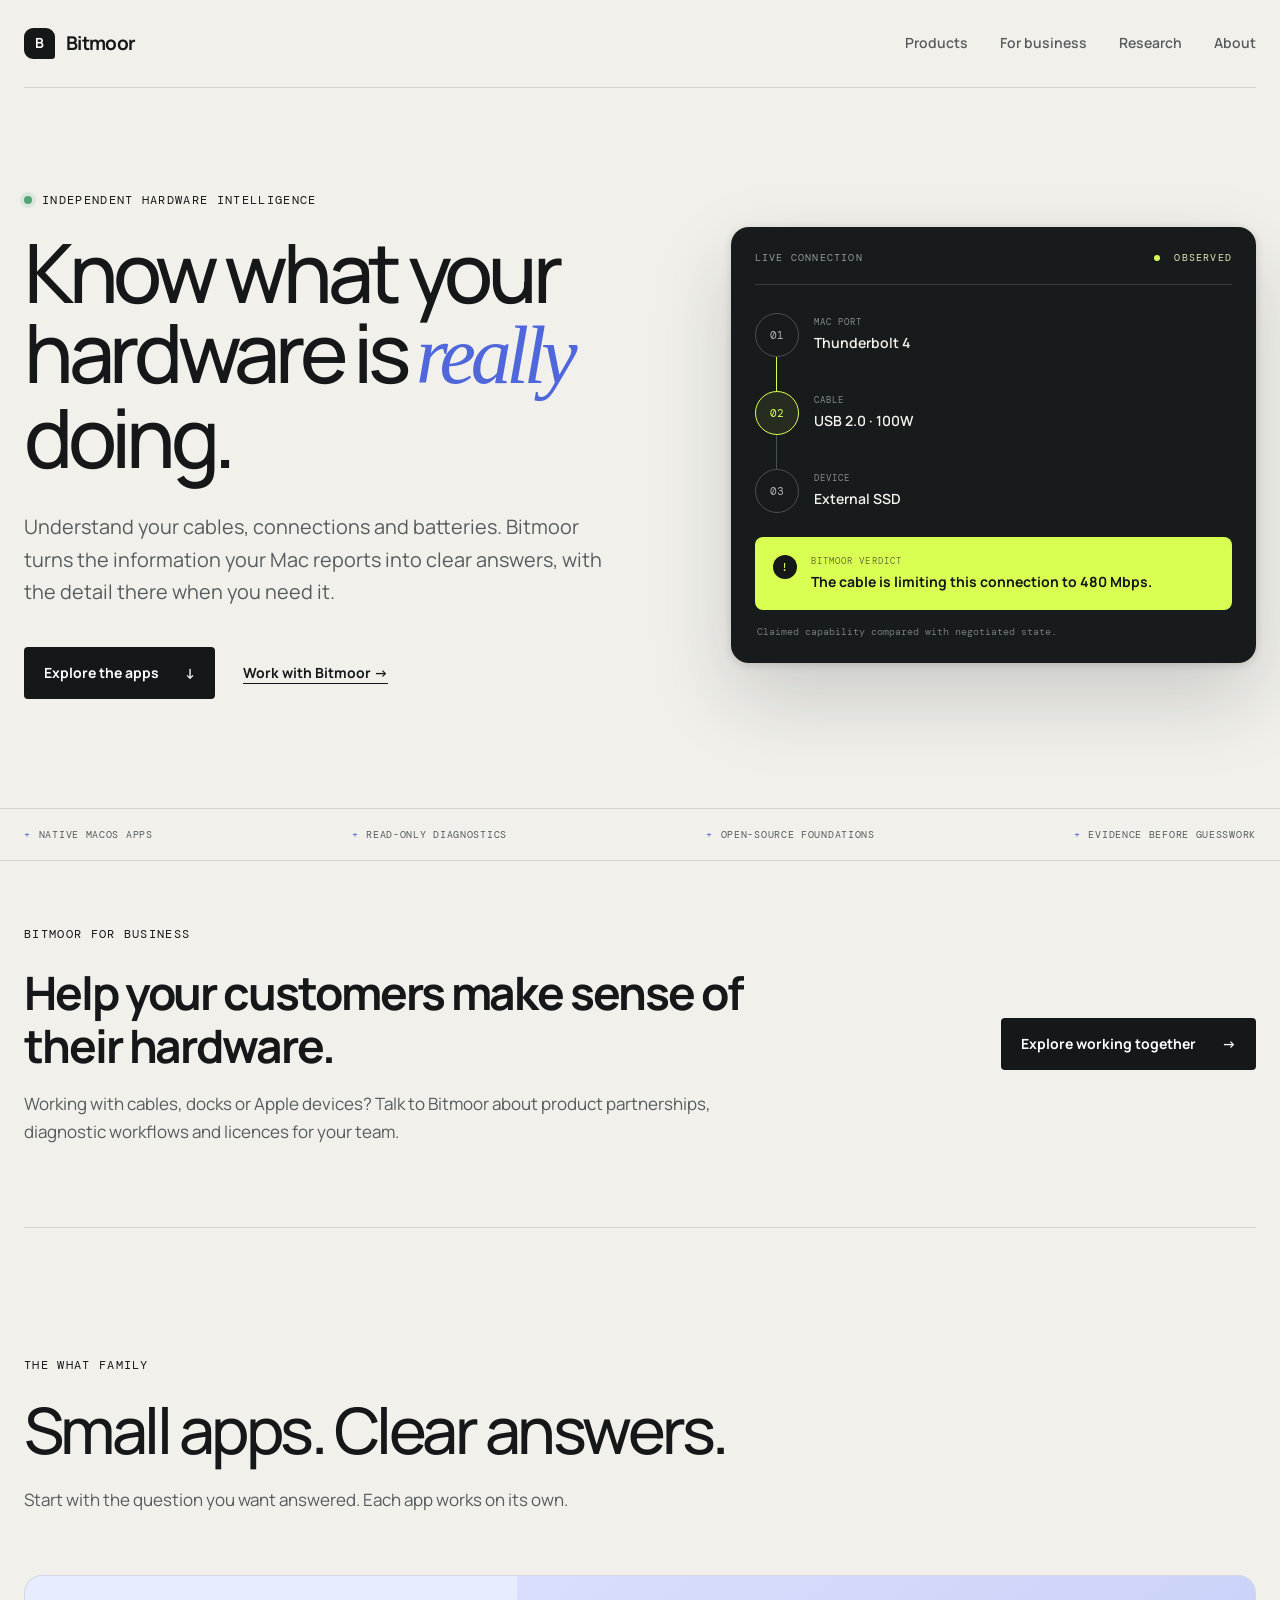
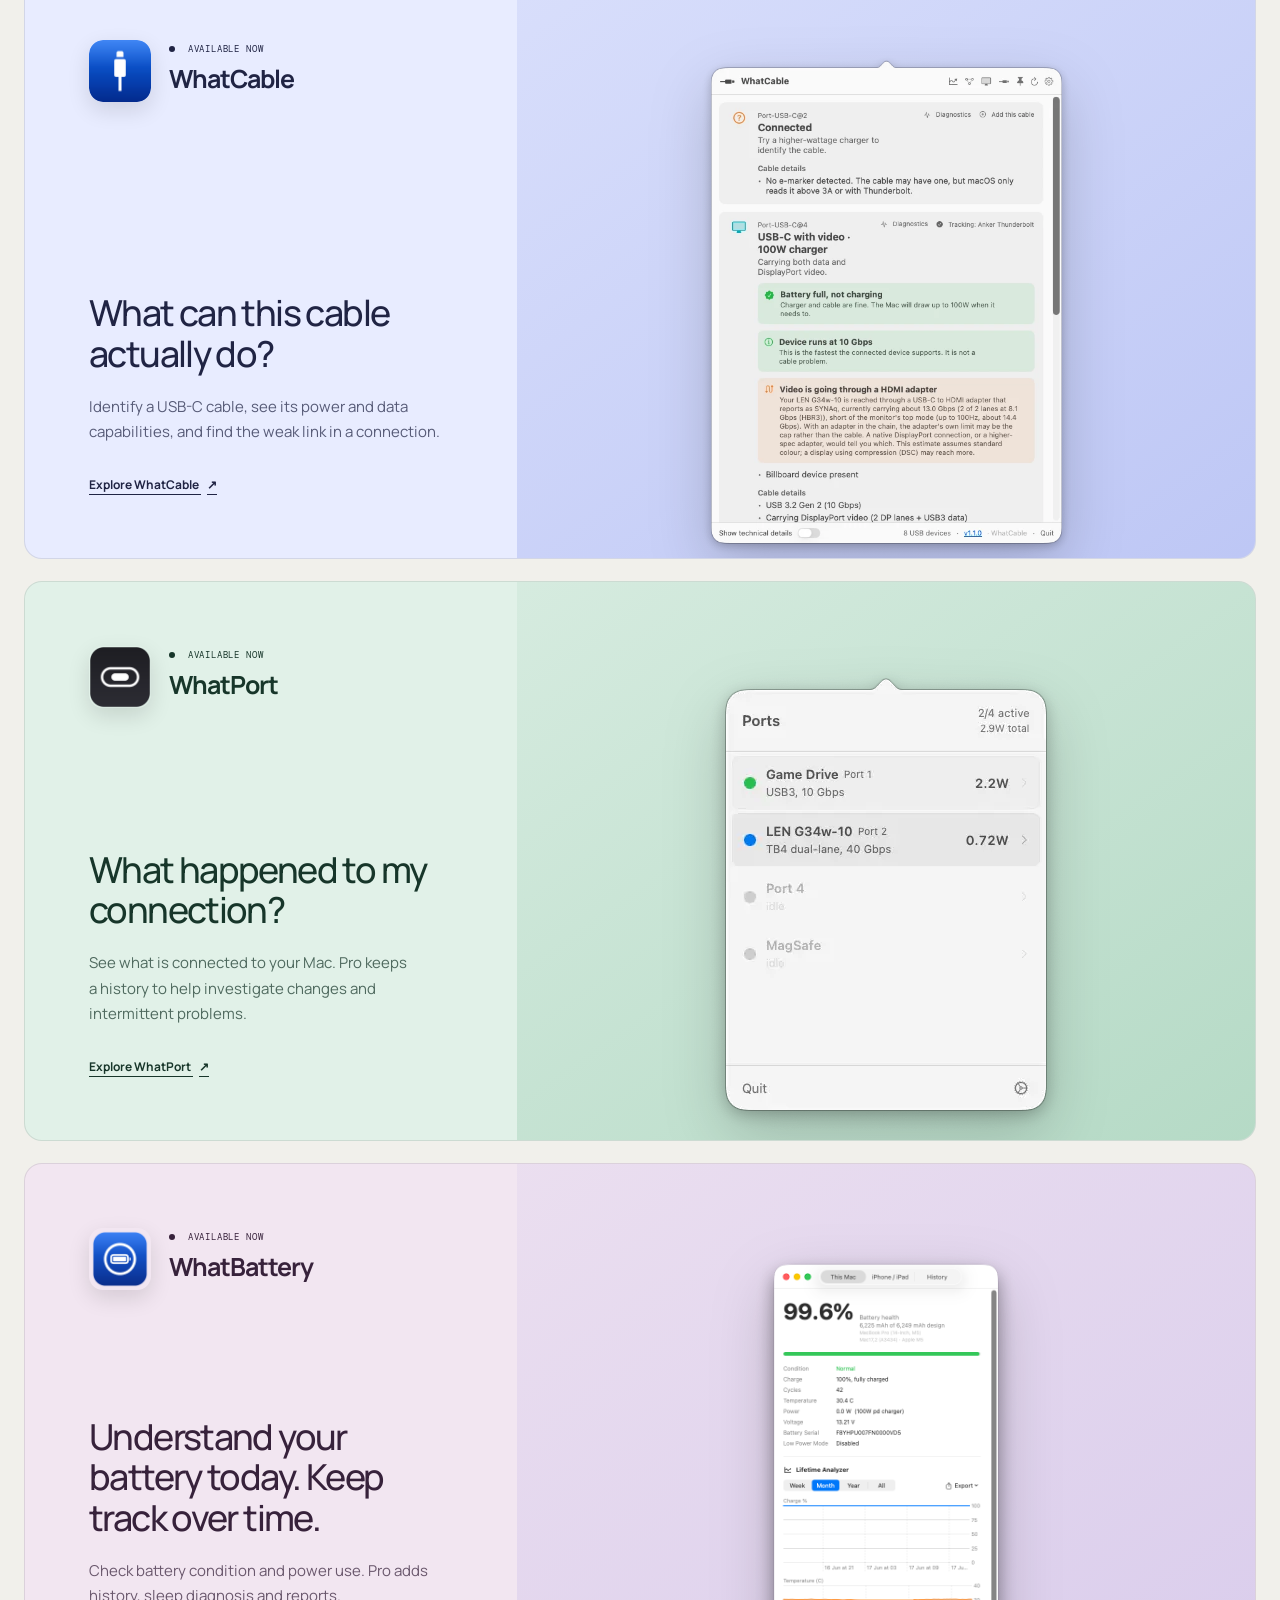
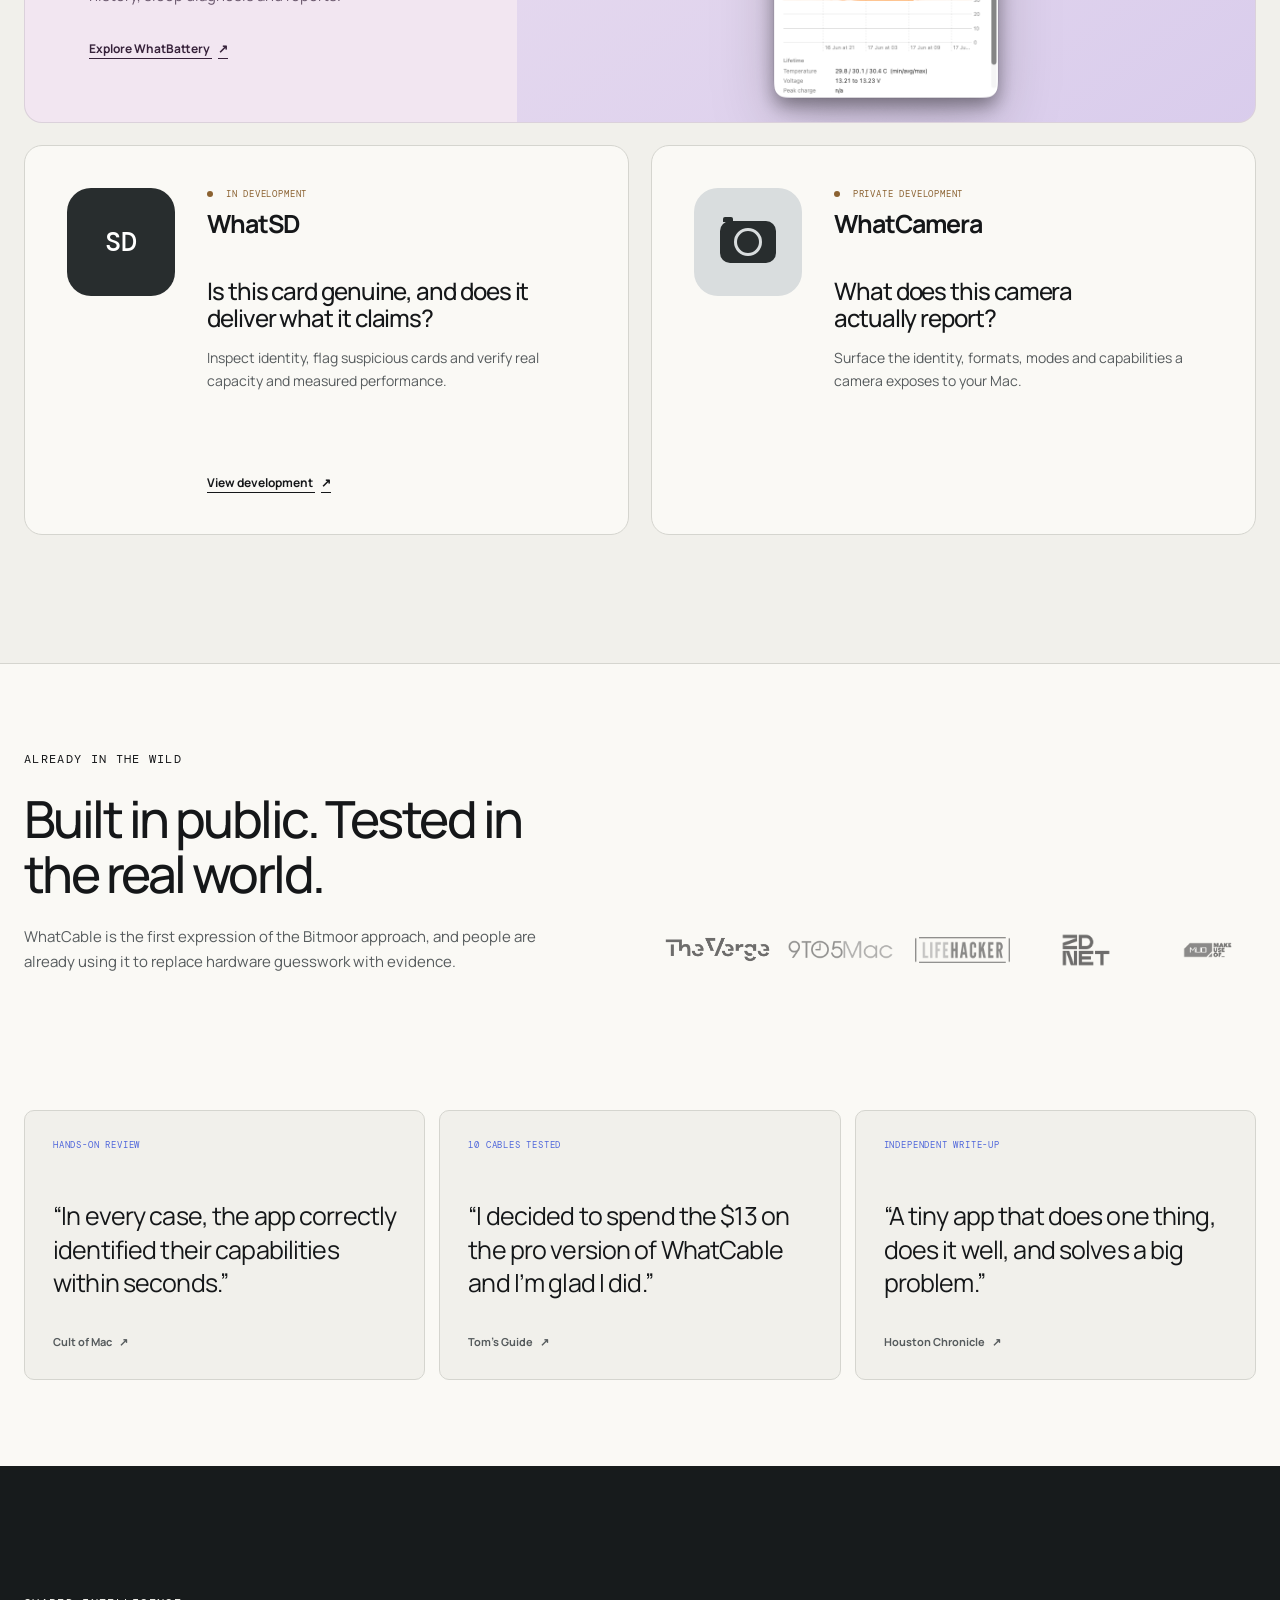
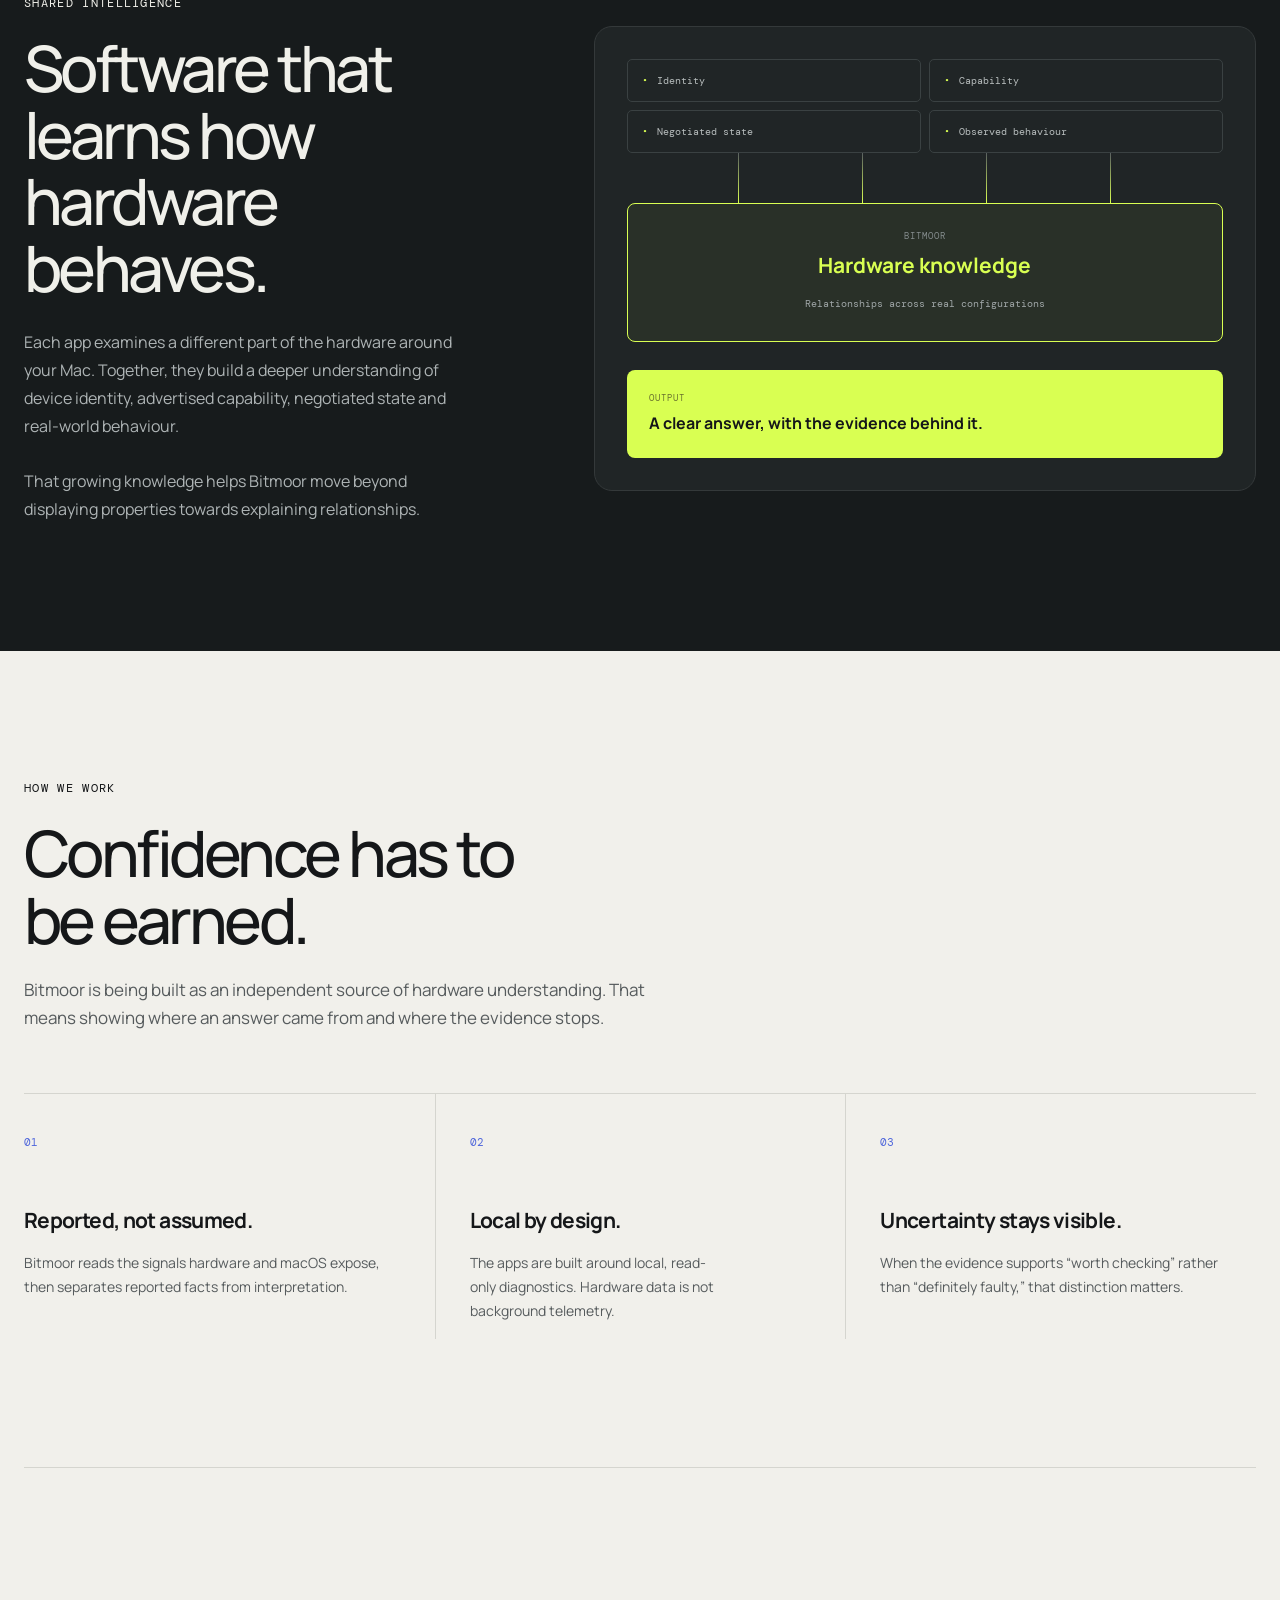
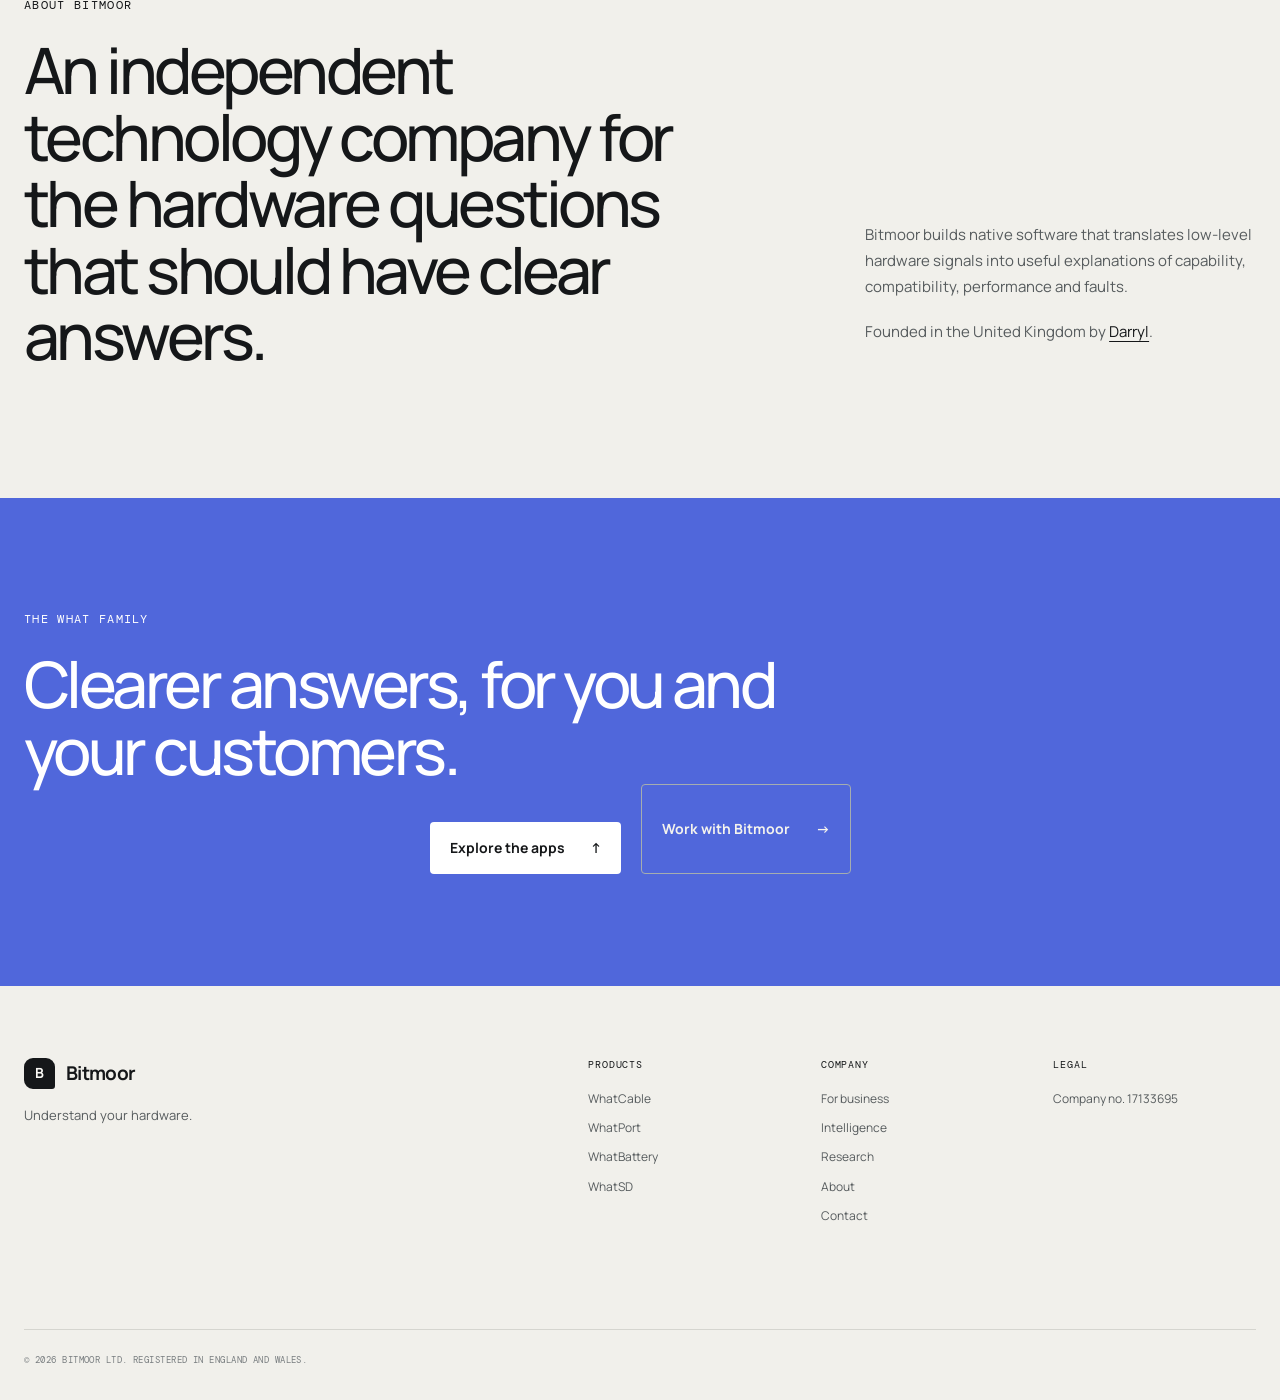
<file: index.html>
<!doctype html>
<html lang="en-GB">
<head>
  <meta charset="utf-8">
  <meta name="viewport" content="width=device-width, initial-scale=1">
  <title>Bitmoor | Understand your hardware</title>
  <meta name="description" content="Bitmoor builds focused Mac apps that reveal what cables, ports, batteries, storage and cameras are actually doing.">
  <link rel="canonical" href="https://www.bitmoor.co.uk">
  <link rel="icon" type="image/png" href="assets/favicon.png">
  <meta name="theme-color" content="#f1f0eb">
  <meta property="og:type" content="website">
  <meta property="og:site_name" content="Bitmoor">
  <meta property="og:title" content="Bitmoor | Understand your hardware">
  <meta property="og:description" content="Focused Mac apps that turn hidden hardware signals into clear, trustworthy answers.">
  <meta property="og:url" content="https://www.bitmoor.co.uk">
  <meta property="og:image" content="https://www.bitmoor.co.uk/assets/og.png">
  <meta property="og:image:width" content="1731">
  <meta property="og:image:height" content="909">
  <meta property="og:image:alt" content="Bitmoor | Understand your hardware">
  <meta name="twitter:card" content="summary_large_image">
  <meta name="twitter:title" content="Bitmoor | Understand your hardware">
  <meta name="twitter:description" content="Focused Mac apps that turn hidden hardware signals into clear, trustworthy answers.">
  <meta name="twitter:image" content="https://www.bitmoor.co.uk/assets/og.png">
  <link rel="preconnect" href="https://fonts.googleapis.com">
  <link rel="preconnect" href="https://fonts.gstatic.com" crossorigin>
  <link href="https://fonts.googleapis.com/css2?family=DM+Mono:wght@400;500&amp;family=Manrope:wght@400;500;600;700&amp;display=swap" rel="stylesheet">
  <link rel="stylesheet" href="styles.css">
  <script type="application/ld+json">
  {
    "@context": "https://schema.org",
    "@type": "Organization",
    "name": "Bitmoor Ltd",
    "legalName": "Bitmoor Ltd",
    "url": "https://www.bitmoor.co.uk",
    "logo": "https://www.bitmoor.co.uk/assets/favicon.png",
    "description": "Bitmoor builds software that helps people understand hardware across the Apple ecosystem.",
    "foundingDate": "2026-04-02",
    "founder": {
      "@type": "Person",
      "name": "Darryl",
      "url": "https://www.darrylmorley.co.uk/"
    },
    "address": {
      "@type": "PostalAddress",
      "addressCountry": "GB"
    },
    "identifier": {
      "@type": "PropertyValue",
      "propertyID": "Companies House",
      "value": "17133695"
    },
    "knowsAbout": [
      "Apple hardware",
      "macOS hardware diagnostics",
      "USB-C",
      "Battery health",
      "Hardware intelligence"
    ]
  }
  </script>
</head>
<body>
  <a class="skip-link" href="#main">Skip to content</a>

  <header class="site-header">
    <a class="wordmark" href="#top" aria-label="Bitmoor home">
      <span class="wordmark-mark" aria-hidden="true">B</span>
      <span>Bitmoor</span>
    </a>
    <nav aria-label="Primary navigation">
      <a href="#products">Products</a>
      <a href="#business">For business</a>
      <a href="#research">Research</a>
      <a href="#about">About</a>
    </nav>
  </header>

  <main id="main">
    <section class="hero" id="top">
      <div class="hero-copy">
        <p class="eyebrow"><span class="signal-dot"></span> Independent hardware intelligence</p>
        <h1>Know what your hardware is <em>really</em> doing.</h1>
        <p class="hero-intro">Understand your cables, connections and batteries. Bitmoor turns the information your Mac reports into clear answers, with the detail there when you need it.</p>
        <div class="hero-actions">
          <a class="button button-primary" href="#products">Explore the apps <span aria-hidden="true">↓</span></a>
          <a class="text-link" href="#business">Work with Bitmoor <span aria-hidden="true">→</span></a>
        </div>
      </div>

      <div class="hero-instrument" aria-label="An example hardware diagnosis">
        <div class="instrument-top">
          <span>LIVE CONNECTION</span>
          <span class="instrument-status"><i></i> OBSERVED</span>
        </div>
        <div class="connection-chain">
          <div class="chain-node">
            <span class="node-icon">01</span>
            <div><small>MAC PORT</small><strong>Thunderbolt 4</strong></div>
          </div>
          <div class="chain-line"><span></span></div>
          <div class="chain-node flagged">
            <span class="node-icon">02</span>
            <div><small>CABLE</small><strong>USB 2.0 · 100W</strong></div>
          </div>
          <div class="chain-line muted"><span></span></div>
          <div class="chain-node">
            <span class="node-icon">03</span>
            <div><small>DEVICE</small><strong>External SSD</strong></div>
          </div>
        </div>
        <div class="verdict">
          <span class="verdict-mark">!</span>
          <div>
            <small>BITMOOR VERDICT</small>
            <p>The cable is limiting this connection to 480 Mbps.</p>
          </div>
        </div>
        <p class="instrument-foot">Claimed capability compared with negotiated state.</p>
      </div>
    </section>

    <section class="manifesto-strip" aria-label="Bitmoor principles">
      <span>Native macOS apps</span>
      <span>Read-only diagnostics</span>
      <span>Open-source foundations</span>
      <span>Evidence before guesswork</span>
    </section>

    <section class="business-intro section" id="business" aria-labelledby="business-title">
      <div>
        <p class="section-kicker">Bitmoor for business</p>
        <h2 id="business-title">Help your customers make sense of their hardware.</h2>
        <p>Working with cables, docks or Apple devices? Talk to Bitmoor about product partnerships, diagnostic workflows and licences for your team.</p>
      </div>
      <a class="button button-primary" href="business.html">Explore working together <span aria-hidden="true">→</span></a>
    </section>

    <section class="products section" id="products">
      <div class="section-heading">
        <p class="section-kicker">The What family</p>
        <h2>Small apps. Clear answers.</h2>
        <p>Start with the question you want answered. Each app works on its own.</p>
      </div>

      <div class="featured-products">
        <article class="product-card product-cable">
          <div class="product-copy">
            <div class="product-identity">
              <img src="assets/whatcable-icon.png" alt="" width="62" height="62">
              <div><p class="product-state"><span></span> Available now</p><h3>WhatCable</h3></div>
            </div>
            <p class="product-question">What can this cable actually do?</p>
            <p class="product-description">Identify a USB-C cable, see its power and data capabilities, and find the weak link in a connection.</p>
            <a class="product-link" href="https://www.whatcable.uk" target="_blank" rel="noopener">Explore WhatCable <span aria-hidden="true">↗</span></a>
          </div>
          <div class="product-visual">
            <img src="assets/whatcable.webp" alt="WhatCable showing a USB-C cable diagnosis on a Mac" loading="lazy">
          </div>
        </article>

        <article class="product-card product-port">
          <div class="product-copy">
            <div class="product-identity">
              <img src="assets/whatport-icon.png" alt="" width="62" height="62">
              <div><p class="product-state"><span></span> Available now</p><h3>WhatPort</h3></div>
            </div>
            <p class="product-question">What happened to my connection?</p>
            <p class="product-description">See what is connected to your Mac. Pro keeps a history to help investigate changes and intermittent problems.</p>
            <a class="product-link" href="https://www.whatport.app" target="_blank" rel="noopener">Explore WhatPort <span aria-hidden="true">↗</span></a>
          </div>
          <div class="product-visual">
            <img src="assets/whatport.webp" alt="WhatPort showing live USB-C port activity on a Mac" loading="lazy">
          </div>
        </article>

        <article class="product-card product-battery">
          <div class="product-copy">
            <div class="product-identity">
              <img src="assets/whatbattery-icon.png" alt="" width="62" height="62">
              <div><p class="product-state"><span></span> Available now</p><h3>WhatBattery</h3></div>
            </div>
            <p class="product-question">Understand your battery today. Keep track over time.</p>
            <p class="product-description">Check battery condition and power use. Pro adds history, sleep diagnosis and reports.</p>
            <a class="product-link" href="https://www.whatbattery.app" target="_blank" rel="noopener">Explore WhatBattery <span aria-hidden="true">↗</span></a>
          </div>
          <div class="product-visual">
            <img src="assets/whatbattery.png" alt="WhatBattery showing battery health and lifetime analysis" loading="lazy">
          </div>
        </article>
      </div>

      <div class="coming-products" aria-label="Products in development">
        <article class="coming-card product-sd">
          <div class="coming-symbol" aria-hidden="true">SD</div>
          <div class="coming-copy">
            <p class="product-state development"><span></span> In development</p>
            <h3>WhatSD</h3>
            <p class="product-question">Is this card genuine, and does it deliver what it claims?</p>
            <p>Inspect identity, flag suspicious cards and verify real capacity and measured performance.</p>
            <a class="product-link" href="https://github.com/darrylmorley/whatsd" target="_blank" rel="noopener">View development <span aria-hidden="true">↗</span></a>
          </div>
        </article>

        <article class="coming-card product-camera">
          <div class="coming-symbol camera-symbol" aria-hidden="true"><span></span></div>
          <div class="coming-copy">
            <p class="product-state development"><span></span> Private development</p>
            <h3>WhatCamera</h3>
            <p class="product-question">What does this camera actually report?</p>
            <p>Surface the identity, formats, modes and capabilities a camera exposes to your Mac.</p>
          </div>
        </article>
      </div>
    </section>

    <section class="proof" aria-labelledby="proof-heading">
      <div class="proof-copy">
        <p class="section-kicker">Already in the wild</p>
        <h2 id="proof-heading">Built in public. Tested in the real world.</h2>
        <p>WhatCable is the first expression of the Bitmoor approach, and people are already using it to replace hardware guesswork with evidence.</p>
      </div>
      <div class="press-logos" aria-label="Publications that have covered WhatCable">
        <img src="assets/press-the-verge.png" alt="The Verge" loading="lazy">
        <img src="assets/press-9to5mac.webp" alt="9to5Mac" loading="lazy">
        <img src="assets/press-lifehacker.png" alt="Lifehacker" loading="lazy">
        <img src="assets/press-zdnet.png" alt="ZDNET" loading="lazy">
        <img src="assets/press-makeuseof.webp" alt="MakeUseOf" loading="lazy">
      </div>
      <div class="review-grid">
        <a class="review-card" href="https://www.cultofmac.com/reviews/whatcable-usb-c-cable-detector-review" target="_blank" rel="noopener">
          <p class="review-type">Hands-on review</p>
          <blockquote>“In every case, the app correctly identified their capabilities within seconds.”</blockquote>
          <p class="review-source">Cult of Mac <span aria-hidden="true">↗</span></p>
        </a>
        <a class="review-card" href="https://www.tomsguide.com/computing/software/i-tested-all-my-usb-c-cables-with-this-free-mac-app-instead-of-guessing-each-time-i-plugged-one-in" target="_blank" rel="noopener">
          <p class="review-type">10 cables tested</p>
          <blockquote>“I decided to spend the $13 on the pro version of WhatCable and I’m glad I did.”</blockquote>
          <p class="review-source">Tom’s Guide <span aria-hidden="true">↗</span></p>
        </a>
        <a class="review-card" href="https://www.houstonchronicle.com/business/tech/article/whatcable-usb-c-mac-app-22233327.php" target="_blank" rel="noopener">
          <p class="review-type">Independent write-up</p>
          <blockquote>“A tiny app that does one thing, does it well, and solves a big problem.”</blockquote>
          <p class="review-source">Houston Chronicle <span aria-hidden="true">↗</span></p>
        </a>
      </div>
    </section>

    <section class="intelligence section-dark" id="intelligence">
      <div class="intelligence-copy">
        <p class="section-kicker">Shared intelligence</p>
        <h2>Software that learns how hardware behaves.</h2>
        <p>Each app examines a different part of the hardware around your Mac. Together, they build a deeper understanding of device identity, advertised capability, negotiated state and real-world behaviour.</p>
        <p>That growing knowledge helps Bitmoor move beyond displaying properties towards explaining relationships.</p>
      </div>

      <div class="knowledge-model" aria-label="How Bitmoor turns hardware observations into answers">
        <div class="model-inputs">
          <span>Identity</span>
          <span>Capability</span>
          <span>Negotiated state</span>
          <span>Observed behaviour</span>
        </div>
        <div class="model-connector" aria-hidden="true"><i></i><i></i><i></i><i></i></div>
        <div class="model-core">
          <small>BITMOOR</small>
          <strong>Hardware knowledge</strong>
          <span>Relationships across real configurations</span>
        </div>
        <div class="model-output">
          <small>OUTPUT</small>
          <p>A clear answer, with the evidence behind it.</p>
        </div>
      </div>
    </section>

    <section class="research section" id="research">
      <div class="section-heading research-heading">
        <p class="section-kicker">How we work</p>
        <h2>Confidence has to be earned.</h2>
        <p>Bitmoor is being built as an independent source of hardware understanding. That means showing where an answer came from and where the evidence stops.</p>
      </div>

      <div class="principles-grid">
        <article>
          <span class="principle-number">01</span>
          <h3>Reported, not assumed.</h3>
          <p>Bitmoor reads the signals hardware and macOS expose, then separates reported facts from interpretation.</p>
        </article>
        <article>
          <span class="principle-number">02</span>
          <h3>Local by design.</h3>
          <p>The apps are built around local, read-only diagnostics. Hardware data is not background telemetry.</p>
        </article>
        <article>
          <span class="principle-number">03</span>
          <h3>Uncertainty stays visible.</h3>
          <p>When the evidence supports “worth checking” rather than “definitely faulty,” that distinction matters.</p>
        </article>
      </div>
    </section>

    <section class="about section" id="about">
      <div class="about-statement">
        <p class="section-kicker">About Bitmoor</p>
        <h2>An independent technology company for the hardware questions that should have clear answers.</h2>
      </div>
      <div class="about-copy">
        <p>Bitmoor builds native software that translates low-level hardware signals into useful explanations of capability, compatibility, performance and faults.</p>
        <p>Founded in the United Kingdom by <a href="https://www.darrylmorley.co.uk" target="_blank" rel="noopener">Darryl</a>.</p>
      </div>
    </section>

    <section class="final-cta">
      <p class="section-kicker">The What family</p>
      <h2>Clearer answers, for you and your customers.</h2>
      <div class="final-actions"><a class="button button-light" href="#products">Explore the apps <span aria-hidden="true">↑</span></a><a class="button button-outline" href="business.html">Work with Bitmoor <span aria-hidden="true">→</span></a></div>
    </section>
  </main>

  <footer>
    <div class="footer-brand">
      <a class="wordmark" href="#top"><span class="wordmark-mark" aria-hidden="true">B</span><span>Bitmoor</span></a>
      <p>Understand your hardware.</p>
    </div>
    <div class="footer-links">
      <div><strong>Products</strong><a href="https://www.whatcable.uk">WhatCable</a><a href="https://www.whatport.app">WhatPort</a><a href="https://www.whatbattery.app">WhatBattery</a><a href="https://github.com/darrylmorley/whatsd">WhatSD</a></div>
      <div><strong>Company</strong><a href="business.html">For business</a><a href="#intelligence">Intelligence</a><a href="#research">Research</a><a href="#about">About</a><a href="mailto:hello@bitmoor.co.uk">Contact</a></div>
      <div><strong>Legal</strong><a href="https://find-and-update.company-information.service.gov.uk/company/17133695" target="_blank" rel="noopener">Company no. 17133695</a></div>
    </div>
    <p class="copyright">© 2026 Bitmoor Ltd. Registered in England and Wales.</p>
  </footer>
</body>
</html>
</file>
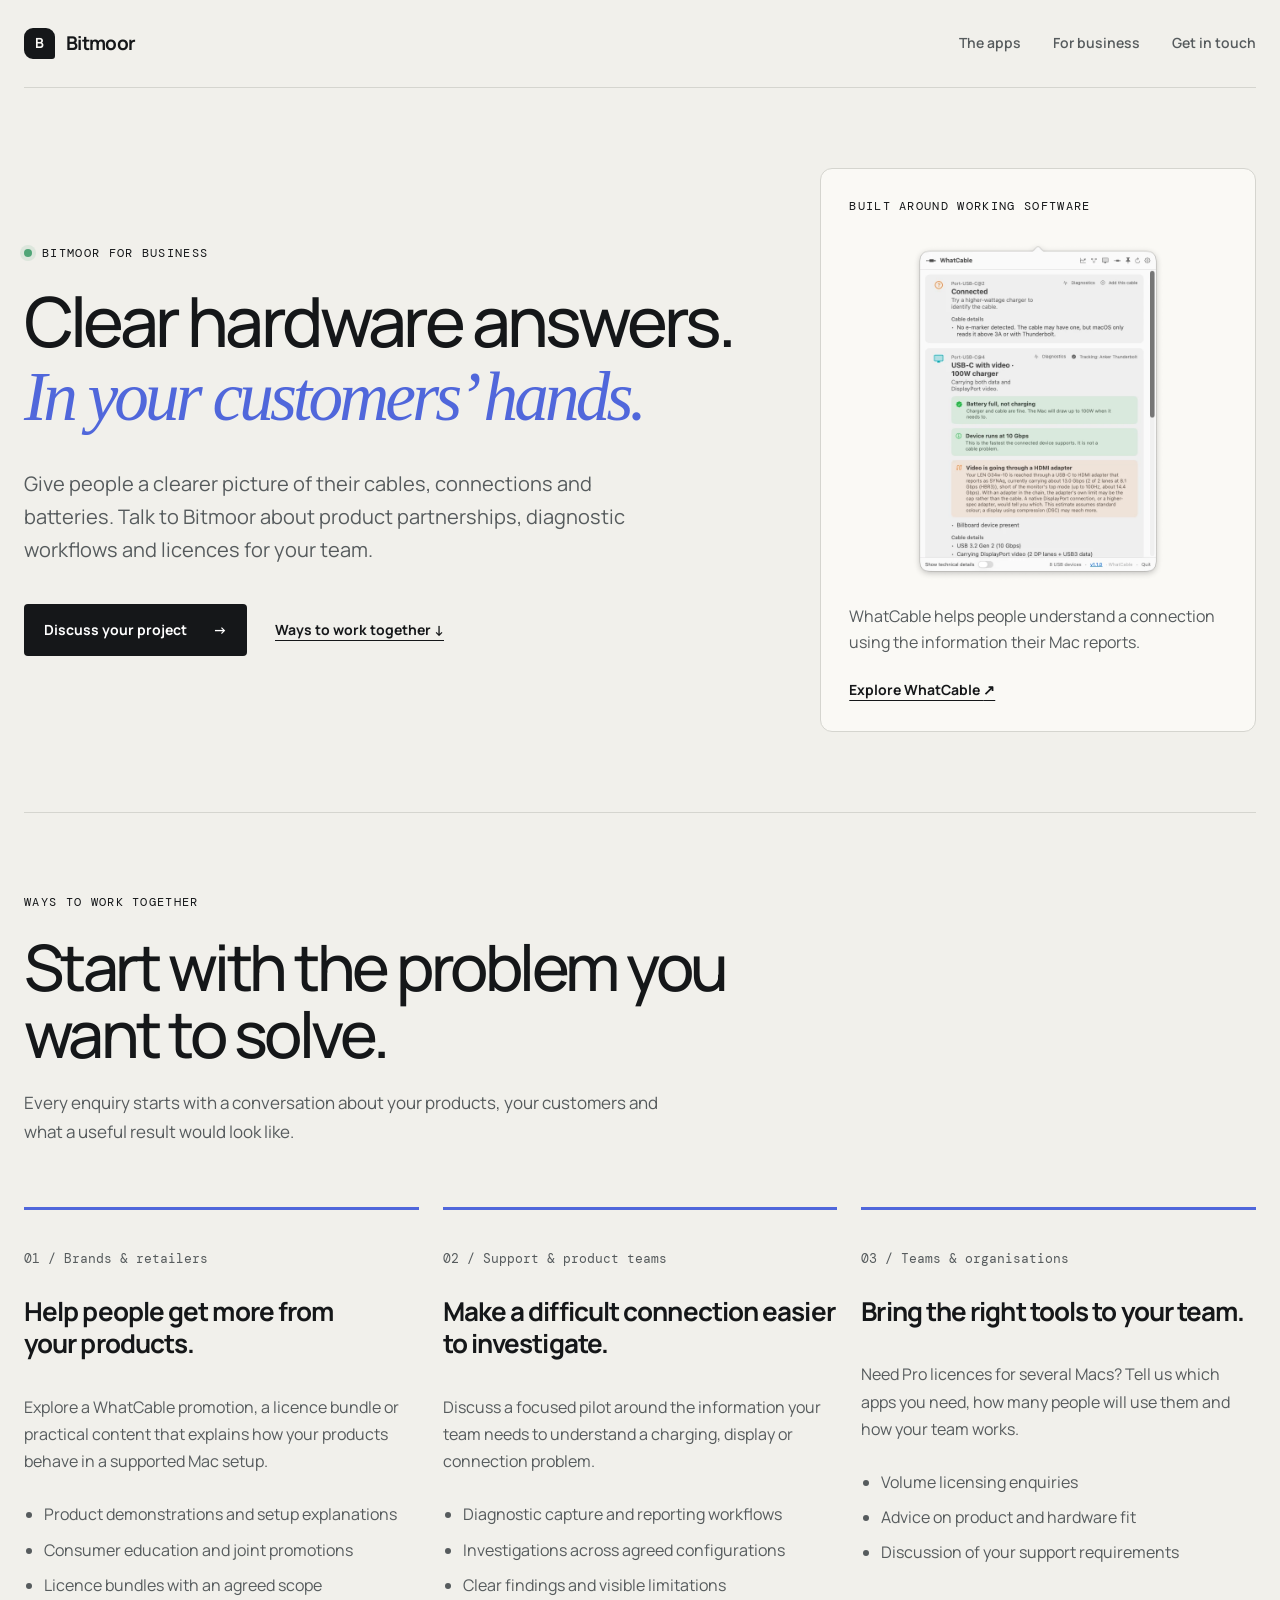
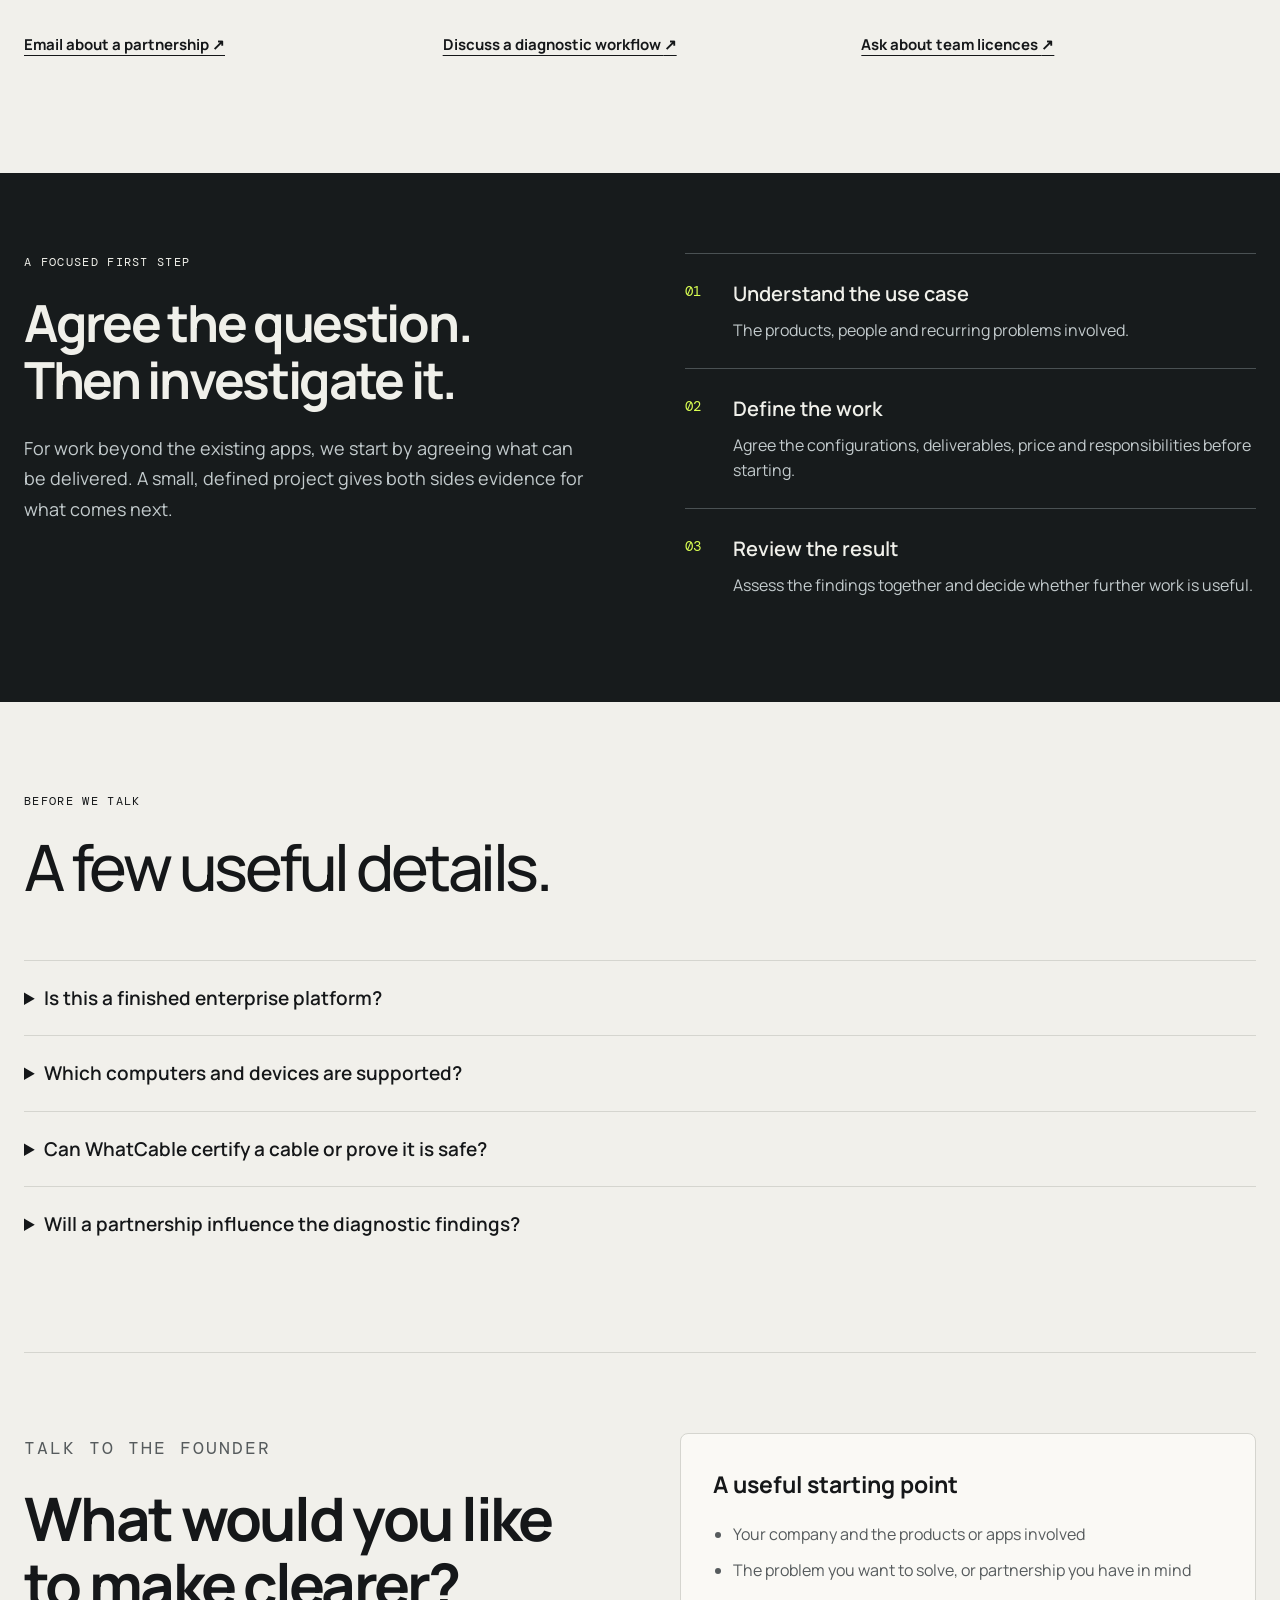
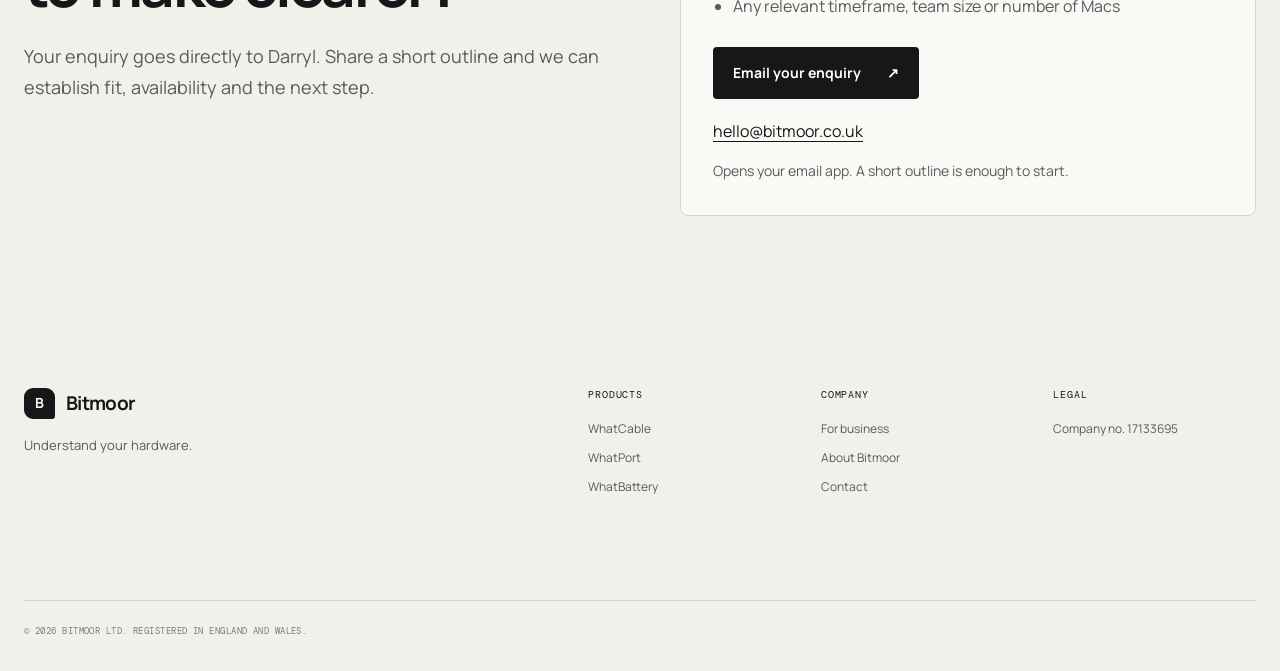
<file: business.html>
<!doctype html>
<html lang="en-GB">
<head>
  <meta charset="utf-8">
  <meta name="viewport" content="width=device-width, initial-scale=1">
  <title>Work with Bitmoor | Hardware Partnerships &amp; Business Licensing</title>
  <meta name="description" content="Discuss hardware product partnerships, diagnostic workflows and team licences with Bitmoor, the company behind WhatCable, WhatPort and WhatBattery.">
  <link rel="canonical" href="https://www.bitmoor.co.uk/business.html">
  <link rel="icon" type="image/png" href="assets/favicon.png">
  <meta name="theme-color" content="#f1f0eb">
  <meta property="og:type" content="website">
  <meta property="og:site_name" content="Bitmoor">
  <meta property="og:title" content="Work with Bitmoor">
  <meta property="og:description" content="Product partnerships, diagnostic workflows and business licensing. Talk directly to the founder of Bitmoor.">
  <meta property="og:url" content="https://www.bitmoor.co.uk/business.html">
  <meta property="og:image" content="https://www.bitmoor.co.uk/assets/og.png">
  <meta property="og:image:width" content="1731">
  <meta property="og:image:height" content="909">
  <meta property="og:image:alt" content="Bitmoor | Understand your hardware">
  <meta name="twitter:card" content="summary_large_image">
  <meta name="twitter:title" content="Work with Bitmoor">
  <meta name="twitter:description" content="Product partnerships, diagnostic workflows and business licensing. Talk directly to the founder of Bitmoor.">
  <meta name="twitter:image" content="https://www.bitmoor.co.uk/assets/og.png">
  <link rel="preconnect" href="https://fonts.googleapis.com">
  <link rel="preconnect" href="https://fonts.gstatic.com" crossorigin>
  <link href="https://fonts.googleapis.com/css2?family=DM+Mono:wght@400;500&amp;family=Manrope:wght@400;500;600;700&amp;display=swap" rel="stylesheet">
  <link rel="stylesheet" href="styles.css">
  <script type="application/ld+json">
  {
    "@context": "https://schema.org",
    "@type": "Organization",
    "name": "Bitmoor Ltd",
    "legalName": "Bitmoor Ltd",
    "url": "https://www.bitmoor.co.uk",
    "logo": "https://www.bitmoor.co.uk/assets/favicon.png",
    "description": "Bitmoor builds software that helps people understand hardware across the Apple ecosystem.",
    "foundingDate": "2026-04-02",
    "founder": {
      "@type": "Person",
      "name": "Darryl",
      "url": "https://www.darrylmorley.co.uk/"
    },
    "address": {
      "@type": "PostalAddress",
      "addressCountry": "GB"
    },
    "identifier": {
      "@type": "PropertyValue",
      "propertyID": "Companies House",
      "value": "17133695"
    },
    "knowsAbout": [
      "Apple hardware",
      "macOS hardware diagnostics",
      "USB-C",
      "Battery health",
      "Hardware intelligence"
    ]
  }
  </script>
</head>
<body class="business-page">
  <a class="skip-link" href="#main">Skip to content</a>
  <header class="site-header">
    <a class="wordmark" href="index.html" aria-label="Bitmoor home"><span class="wordmark-mark" aria-hidden="true">B</span><span>Bitmoor</span></a>
    <nav aria-label="Primary navigation"><a href="index.html#products">The apps</a><a href="business.html" aria-current="page">For business</a><a href="#contact">Get in touch</a></nav>
  </header>
  <main id="main">
    <section class="business-hero section">
      <div>
        <p class="eyebrow"><span class="signal-dot"></span> Bitmoor for business</p>
        <h1>Clear hardware answers.<br /><em>In your customers’ hands.</em></h1>
        <p class="hero-intro">Give people a clearer picture of their cables, connections and batteries. Talk to Bitmoor about product partnerships, diagnostic workflows and licences for your team.</p>
        <div class="hero-actions"><a class="button button-primary" href="#contact">Discuss your project <span aria-hidden="true">→</span></a><a class="text-link" href="#working-together">Ways to work together <span aria-hidden="true">↓</span></a></div>
      </div>
      <aside class="business-evidence">
        <p class="section-kicker">Built around working software</p>
        <img src="assets/whatcable.webp" width="800" height="800" alt="WhatCable showing the connected hardware and a diagnosis on a Mac">
        <p>WhatCable helps people understand a connection using the information their Mac reports.</p>
        <a class="text-link" href="https://www.whatcable.uk">Explore WhatCable <span aria-hidden="true">↗</span></a>
      </aside>
    </section>
    <section class="business-audiences section" id="working-together">
      <div class="section-heading"><p class="section-kicker">Ways to work together</p><h2>Start with the problem you want to solve.</h2><p>Every enquiry starts with a conversation about your products, your customers and what a useful result would look like.</p></div>
      <div class="business-options">
        <article><p class="option-number">01 / Brands &amp; retailers</p><h3>Help people get more from your products.</h3><p>Explore a WhatCable promotion, a licence bundle or practical content that explains how your products behave in a supported Mac setup.</p><ul><li>Product demonstrations and setup explanations</li><li>Consumer education and joint promotions</li><li>Licence bundles with an agreed scope</li></ul><a href="mailto:hello@bitmoor.co.uk?subject=Product%20partnership%20enquiry">Email about a partnership <span aria-hidden="true">↗</span></a></article>
        <article><p class="option-number">02 / Support &amp; product teams</p><h3>Make a difficult connection easier to investigate.</h3><p>Discuss a focused pilot around the information your team needs to understand a charging, display or connection problem.</p><ul><li>Diagnostic capture and reporting workflows</li><li>Investigations across agreed configurations</li><li>Clear findings and visible limitations</li></ul><a href="mailto:hello@bitmoor.co.uk?subject=Diagnostic%20workflow%20enquiry">Discuss a diagnostic workflow <span aria-hidden="true">↗</span></a></article>
        <article><p class="option-number">03 / Teams &amp; organisations</p><h3>Bring the right tools to your team.</h3><p>Need Pro licences for several Macs? Tell us which apps you need, how many people will use them and how your team works.</p><ul><li>Volume licensing enquiries</li><li>Advice on product and hardware fit</li><li>Discussion of your support requirements</li></ul><a href="mailto:hello@bitmoor.co.uk?subject=Business%20licensing%20enquiry">Ask about team licences <span aria-hidden="true">↗</span></a></article>
      </div>
    </section>
    <section class="business-approach section-dark">
      <div><p class="section-kicker">A focused first step</p><h2>Agree the question.<br />Then investigate it.</h2><p>For work beyond the existing apps, we start by agreeing what can be delivered. A small, defined project gives both sides evidence for what comes next.</p></div>
      <ol><li><strong>Understand the use case</strong><span>The products, people and recurring problems involved.</span></li><li><strong>Define the work</strong><span>Agree the configurations, deliverables, price and responsibilities before starting.</span></li><li><strong>Review the result</strong><span>Assess the findings together and decide whether further work is useful.</span></li></ol>
    </section>
    <section class="business-faq section" aria-labelledby="questions-title">
      <div class="section-heading"><p class="section-kicker">Before we talk</p><h2 id="questions-title">A few useful details.</h2></div>
      <details><summary>Is this a finished enterprise platform?</summary><p>The consumer apps are available today. Additional workflows, integrations and partnership work are discussed individually. We will confirm what already exists and what would need development.</p></details>
      <details><summary>Which computers and devices are supported?</summary><p>Bitmoor’s current apps run on macOS. Available readings depend on the app, the Mac and the connected hardware. We will establish whether your intended setup is supported before agreeing work. <a href="index.html#products">See the individual apps.</a></p></details>
      <details><summary>Can WhatCable certify a cable or prove it is safe?</summary><p>No. WhatCable reads the information the hardware and macOS expose. It can help investigate a setup, but it does not replace electrical testing, physical inspection or an independent certification process.</p></details>
      <details><summary>Will a partnership influence the diagnostic findings?</summary><p>Findings follow the available evidence. Commercial relationships do not change a diagnostic verdict. Any joint promotion should be clearly identified.</p></details>
    </section>
    <section class="business-contact section" id="contact">
      <div><p class="section-kicker">Talk to the founder</p><h2>What would you like<br />to make clearer?</h2><p>Your enquiry goes directly to Darryl. Share a short outline and we can establish fit, availability and the next step.</p></div>
      <div class="enquiry-note"><h3>A useful starting point</h3><ul><li>Your company and the products or apps involved</li><li>The problem you want to solve, or partnership you have in mind</li><li>Any relevant timeframe, team size or number of Macs</li></ul><a class="button button-primary" href="mailto:hello@bitmoor.co.uk?subject=Bitmoor%20business%20enquiry">Email your enquiry <span aria-hidden="true">↗</span></a><a class="business-email" href="mailto:hello@bitmoor.co.uk">hello@bitmoor.co.uk</a><p class="contact-note">Opens your email app. A short outline is enough to start.</p></div>
    </section>
  </main>
  <footer><div class="footer-brand"><a class="wordmark" href="index.html"><span class="wordmark-mark" aria-hidden="true">B</span><span>Bitmoor</span></a><p>Understand your hardware.</p></div><div class="footer-links"><div><strong>Products</strong><a href="https://www.whatcable.uk">WhatCable</a><a href="https://www.whatport.app">WhatPort</a><a href="https://www.whatbattery.app">WhatBattery</a></div><div><strong>Company</strong><a href="business.html">For business</a><a href="index.html#about">About Bitmoor</a><a href="mailto:hello@bitmoor.co.uk">Contact</a></div><div><strong>Legal</strong><a href="https://find-and-update.company-information.service.gov.uk/company/17133695">Company no. 17133695</a></div></div><p class="copyright">© 2026 Bitmoor Ltd. Registered in England and Wales.</p></footer>
</body>
</html>
</file>
<file: styles.css>
:root {
  --paper: #f1f0eb;
  --paper-bright: #faf9f5;
  --ink: #151719;
  --ink-soft: #565b5d;
  --line: #d5d5cf;
  --line-dark: #34393a;
  --night: #171b1c;
  --night-soft: #202526;
  --acid: #d9ff52;
  --blue: #5067db;
  --orange: #ef6f41;
  --green: #50a577;
  --purple: #7666d9;
  --sans: "Manrope", -apple-system, BlinkMacSystemFont, "Segoe UI", sans-serif;
  --mono: "DM Mono", "SFMono-Regular", Consolas, monospace;
  --page: min(1240px, calc(100vw - 48px));
}

* { box-sizing: border-box; }

html { scroll-behavior: smooth; }

body {
  margin: 0;
  background: var(--paper);
  color: var(--ink);
  font-family: var(--sans);
  -webkit-font-smoothing: antialiased;
}

a { color: inherit; }
img { max-width: 100%; }
a:focus-visible, button:focus-visible, summary:focus-visible { outline: 3px solid var(--blue); outline-offset: 5px; }
body { font-size: 16px; line-height: 1.6; }
.business-intro.section { padding-top: 64px; padding-bottom: 64px; display: flex; align-items: center; justify-content: space-between; gap: 40px; border-bottom: 1px solid var(--line); }
.business-intro > div { max-width: 730px; }
.business-intro h2 { font-size: clamp(30px,3.6vw,48px); line-height: 1.15; margin: 0 0 18px; letter-spacing: -.045em; }
.business-intro p:not(.section-kicker) { color: var(--ink-soft); font-size: 17px; line-height: 1.65; }
.business-intro .button { flex-shrink: 0; }
@media (max-width: 900px) { .business-intro.section { align-items: flex-start; flex-direction: column; gap: 16px; } }

.skip-link {
  position: fixed;
  z-index: 100;
  left: 16px;
  top: 16px;
  padding: 10px 14px;
  background: var(--acid);
  color: var(--ink);
  transform: translateY(-160%);
}

.skip-link:focus { transform: none; }

.site-header {
  width: var(--page);
  height: 88px;
  margin: 0 auto;
  display: flex;
  align-items: center;
  justify-content: space-between;
  border-bottom: 1px solid var(--line);
}

.wordmark {
  display: inline-flex;
  align-items: center;
  gap: 11px;
  text-decoration: none;
  font-weight: 700;
  font-size: 19px;
  letter-spacing: -.035em;
}

.wordmark-mark {
  width: 31px;
  height: 31px;
  display: grid;
  place-items: center;
  color: var(--paper-bright);
  background: var(--ink);
  border-radius: 9px 9px 3px 9px;
  font-size: 14px;
  letter-spacing: 0;
}

.site-header nav { display: flex; gap: 32px; }
.site-header nav a {
  text-decoration: none;
  color: var(--ink-soft);
  font-size: 13px;
  font-weight: 600;
}
.site-header nav a:hover { color: var(--ink); }

.hero {
  width: var(--page);
  min-height: 720px;
  margin: 0 auto;
  padding: 92px 0 98px;
  display: grid;
  grid-template-columns: minmax(0, 1.07fr) minmax(420px, .93fr);
  align-items: center;
  gap: clamp(56px, 8vw, 116px);
}

.eyebrow, .section-kicker {
  margin: 0 0 22px;
  font-family: var(--mono);
  font-size: 11px;
  letter-spacing: .11em;
  text-transform: uppercase;
}

.eyebrow { display: flex; align-items: center; gap: 10px; }
.signal-dot {
  width: 8px;
  height: 8px;
  border-radius: 50%;
  background: var(--green);
  box-shadow: 0 0 0 4px rgba(80,165,119,.13);
}

h1, h2, h3, p { text-wrap: pretty; }

h1 {
  margin: 0;
  max-width: 820px;
  font-size: clamp(54px, 6.4vw, 94px);
  font-weight: 500;
  letter-spacing: -.065em;
  line-height: .98;
}

h1 em {
  font-family: Georgia, "Times New Roman", serif;
  font-weight: 400;
  color: var(--blue);
}

.hero-intro {
  max-width: 650px;
  margin: 34px 0 0;
  color: var(--ink-soft);
  font-size: clamp(17px, 1.55vw, 21px);
  line-height: 1.65;
}

.hero-actions { margin-top: 38px; display: flex; align-items: center; gap: 28px; }
.button {
  min-height: 52px;
  display: inline-flex;
  align-items: center;
  justify-content: center;
  gap: 26px;
  padding: 0 20px;
  text-decoration: none;
  border-radius: 4px;
  font-size: 13px;
  font-weight: 700;
  transition: transform .2s ease, background .2s ease;
}
.button:hover { transform: translateY(-2px); }
.button-primary { color: white; background: var(--ink); }
.button-primary:hover { background: var(--blue); }
.text-link { font-size: 13px; font-weight: 700; text-decoration-thickness: 1px; text-underline-offset: 5px; }

.hero-instrument {
  background: var(--night);
  color: #f4f3ed;
  border-radius: 18px;
  padding: 24px;
  box-shadow: 0 34px 80px rgba(28,31,32,.18), 0 2px 8px rgba(28,31,32,.15);
}

.instrument-top {
  display: flex;
  justify-content: space-between;
  padding-bottom: 20px;
  border-bottom: 1px solid var(--line-dark);
  font: 10px var(--mono);
  letter-spacing: .12em;
  color: #92999a;
}
.instrument-status { color: #dce7b5; }
.instrument-status i { width: 6px; height: 6px; margin-right: 7px; display: inline-block; background: var(--acid); border-radius: 50%; }
.connection-chain { padding: 28px 0 24px; }
.chain-node { display: flex; align-items: center; gap: 15px; }
.node-icon {
  width: 44px;
  height: 44px;
  display: grid;
  place-items: center;
  flex: 0 0 auto;
  border: 1px solid #495051;
  border-radius: 50%;
  font: 11px var(--mono);
  color: #aeb4b5;
}
.chain-node small, .verdict small, .model-core small, .model-output small { display: block; font: 9px var(--mono); letter-spacing: .12em; color: #858d8e; }
.chain-node strong { display: block; margin-top: 4px; font-size: 14px; font-weight: 600; }
.chain-node.flagged .node-icon { border-color: var(--acid); background: rgba(217,255,82,.08); color: var(--acid); }
.chain-line { height: 34px; width: 44px; display: grid; place-items: center; }
.chain-line span { display: block; width: 1px; height: 100%; background: var(--acid); }
.chain-line.muted span { background: #495051; }
.verdict { display: flex; gap: 14px; padding: 18px; background: var(--acid); color: var(--ink); border-radius: 8px; }
.verdict-mark { width: 24px; height: 24px; display: grid; place-items: center; flex: 0 0 auto; background: var(--ink); color: var(--acid); border-radius: 50%; font: 12px var(--mono); }
.verdict small { color: #69722e; }
.verdict p { margin: 5px 0 0; font-size: 14px; font-weight: 700; line-height: 1.45; }
.instrument-foot { margin: 14px 2px 0; font: 10px/1.5 var(--mono); color: #747b7c; }

.manifesto-strip {
  padding: 19px max(24px, calc((100vw - min(1240px, calc(100vw - 48px))) / 2));
  display: flex;
  justify-content: space-between;
  gap: 22px;
  border-top: 1px solid var(--line);
  border-bottom: 1px solid var(--line);
  font: 10px var(--mono);
  letter-spacing: .07em;
  text-transform: uppercase;
  color: var(--ink-soft);
}
.manifesto-strip span::before { content: "+"; margin-right: 8px; color: var(--blue); }

.section { width: var(--page); margin: 0 auto; padding: 128px 0; }
.section-heading { max-width: 730px; margin-bottom: 60px; }
.section-heading h2, .intelligence-copy h2, .about h2, .final-cta h2 {
  margin: 0;
  font-size: clamp(40px, 5vw, 68px);
  line-height: 1.04;
  letter-spacing: -.055em;
  font-weight: 500;
}
.section-heading > p:last-child, .research-heading > p:last-child {
  max-width: 640px;
  margin: 22px 0 0;
  color: var(--ink-soft);
  font-size: 17px;
  line-height: 1.7;
}

.featured-products { display: grid; gap: 22px; }
.product-card {
  min-height: 560px;
  display: grid;
  grid-template-columns: .8fr 1.2fr;
  overflow: hidden;
  border: 1px solid rgba(21,23,25,.1);
  border-radius: 18px;
}
.product-copy { padding: clamp(34px, 5vw, 64px); display: flex; flex-direction: column; align-items: flex-start; }
.product-identity { display: flex; align-items: center; gap: 18px; }
.product-identity img { border-radius: 14px; box-shadow: 0 8px 22px rgba(0,0,0,.12); }
.product-identity h3, .coming-copy h3 { margin: 4px 0 0; font-size: 25px; letter-spacing: -.04em; }
.product-state { margin: 0; font: 9px var(--mono); letter-spacing: .09em; text-transform: uppercase; }
.product-state span { display: inline-block; width: 6px; height: 6px; margin-right: 7px; border-radius: 50%; background: currentColor; }
.product-question { margin: auto 0 0; max-width: 420px; font-size: clamp(25px, 2.8vw, 40px); letter-spacing: -.045em; line-height: 1.12; font-weight: 500; }
.product-description { max-width: 430px; margin: 20px 0 30px; font-size: 15px; line-height: 1.7; opacity: .72; }
.product-link { margin-top: 0; font-size: 12px; font-weight: 700; text-underline-offset: 5px; }
.product-link span { margin-left: 6px; }
.product-visual { min-height: 500px; display: grid; align-items: end; justify-items: center; padding: 62px 36px 0; overflow: hidden; }
.product-visual img { display: block; max-height: 520px; width: auto; filter: drop-shadow(0 22px 30px rgba(0,0,0,.18)); transform: translateY(10px); transition: transform .4s ease; }
.product-card:hover .product-visual img { transform: translateY(0); }
.product-cable { background: #e8ecff; color: #202444; }
.product-cable .product-visual { background: linear-gradient(145deg, rgba(80,103,219,.1), rgba(80,103,219,.28)); }
.product-port { background: #e1f1e8; color: #17362a; }
.product-port .product-visual { background: linear-gradient(145deg, rgba(80,165,119,.08), rgba(80,165,119,.3)); }
.product-battery { background: #f2e6f1; color: #37223b; }
.product-battery .product-visual { background: linear-gradient(145deg, rgba(118,102,217,.06), rgba(118,102,217,.2)); }
.product-battery .product-visual img { max-height: 485px; }

.coming-products { margin-top: 22px; display: grid; grid-template-columns: 1fr 1fr; gap: 22px; }
.coming-card { min-height: 390px; padding: 42px; display: grid; grid-template-columns: 108px 1fr; gap: 32px; border: 1px solid var(--line); border-radius: 18px; background: var(--paper-bright); }
.coming-symbol { width: 108px; height: 108px; display: grid; place-items: center; border-radius: 24px; background: #282d2e; color: white; font: 500 27px var(--mono); }
.camera-symbol { background: #d9ddde; position: relative; }
.camera-symbol::before { content: ""; width: 56px; height: 42px; border-radius: 10px; background: #282d2e; }
.camera-symbol::after { content: ""; position: absolute; width: 22px; height: 22px; border-radius: 50%; border: 3px solid #d9ddde; }
.camera-symbol span { position: absolute; width: 10px; height: 5px; border-radius: 2px 2px 0 0; background: #282d2e; top: 29px; left: 29px; }
.coming-copy { display: flex; flex-direction: column; align-items: flex-start; }
.product-state.development { color: #8b6231; }
.coming-copy .product-question { margin: 34px 0 14px; font-size: 24px; }
.coming-copy > p:not(.product-state):not(.product-question) { margin: 0 0 26px; color: var(--ink-soft); line-height: 1.65; font-size: 14px; }
.coming-copy .product-link { margin-top: auto; }

.proof {
  padding: 86px max(24px, calc((100vw - min(1240px, calc(100vw - 48px))) / 2));
  display: grid;
  grid-template-columns: .95fr 1.05fr;
  gap: clamp(60px, 9vw, 130px);
  align-items: end;
  border-top: 1px solid var(--line);
  background: var(--paper-bright);
}
.proof-copy { align-self: start; }
.proof-copy h2 {
  max-width: 610px;
  margin: 0;
  font-size: clamp(34px, 4vw, 54px);
  line-height: 1.08;
  letter-spacing: -.05em;
  font-weight: 500;
}
.proof-copy > p:last-child { max-width: 600px; margin: 22px 0 0; color: var(--ink-soft); font-size: 15px; line-height: 1.7; }
.press-logos { display: grid; grid-template-columns: repeat(5, 1fr); align-items: center; gap: 28px; padding-bottom: 8px; }
.press-logos img { width: 100%; max-height: 30px; object-fit: contain; filter: grayscale(1); opacity: .56; }
.press-logos img:nth-child(1), .press-logos img:nth-child(2) { transform: scale(1.12); }
.press-logos img:nth-child(4) { max-height: 34px; }
.press-logos img:nth-child(5) { transform: scale(1.6); }
.review-grid { grid-column: 1 / -1; display: grid; grid-template-columns: repeat(3, 1fr); gap: 14px; margin-top: 20px; }
.review-card { min-height: 270px; padding: 28px; display: flex; flex-direction: column; border: 1px solid var(--line); border-radius: 10px; background: var(--paper); text-decoration: none; transition: transform .2s ease, border-color .2s ease; }
.review-card:hover { transform: translateY(-3px); border-color: #a9aaa4; }
.review-type { margin: 0; color: var(--blue); font: 9px var(--mono); letter-spacing: .09em; text-transform: uppercase; }
.review-card blockquote { margin: 48px 0 32px; font-size: clamp(19px, 2vw, 25px); line-height: 1.35; letter-spacing: -.035em; }
.review-source { margin: auto 0 0; color: var(--ink-soft); font-size: 11px; font-weight: 700; }
.review-source span { margin-left: 5px; }

.section-dark { background: var(--night); color: #f0f0ea; }
.intelligence {
  padding: 128px max(24px, calc((100vw - min(1240px, calc(100vw - 48px))) / 2));
  display: grid;
  grid-template-columns: .8fr 1.2fr;
  gap: clamp(70px, 10vw, 150px);
  align-items: center;
}
.intelligence-copy > p:not(.section-kicker) { margin: 27px 0 0; max-width: 590px; color: #aeb4b5; font-size: 16px; line-height: 1.75; }
.knowledge-model { padding: 32px; border: 1px solid var(--line-dark); border-radius: 18px; background: var(--night-soft); }
.model-inputs { display: grid; grid-template-columns: 1fr 1fr; gap: 8px; }
.model-inputs span { padding: 14px; border: 1px solid #3a4142; border-radius: 5px; font: 10px var(--mono); color: #b8bebe; }
.model-inputs span::before { content: "•"; margin-right: 9px; color: var(--acid); }
.model-connector { height: 50px; display: flex; justify-content: space-around; padding: 0 50px; }
.model-connector i { width: 1px; height: 100%; background: linear-gradient(#596061, var(--acid)); }
.model-core { padding: 26px; text-align: center; border: 1px solid var(--acid); border-radius: 8px; background: rgba(217,255,82,.05); }
.model-core strong { display: block; margin: 7px 0; color: var(--acid); font-size: 21px; }
.model-core span { font: 10px var(--mono); color: #a0a7a8; }
.model-output { margin: 28px 0 0; padding: 22px; border-radius: 8px; background: var(--acid); color: var(--ink); }
.model-output small { color: #69722e; }
.model-output p { margin: 7px 0 0; font-weight: 700; }

.research { border-bottom: 1px solid var(--line); }
.principles-grid { display: grid; grid-template-columns: repeat(3, 1fr); border-top: 1px solid var(--line); }
.principles-grid article { padding: 34px 34px 16px 0; }
.principles-grid article + article { padding-left: 34px; border-left: 1px solid var(--line); }
.principle-number { font: 11px var(--mono); color: var(--blue); }
.principles-grid h3 { margin: 50px 0 14px; font-size: 21px; letter-spacing: -.03em; }
.principles-grid p { margin: 0; color: var(--ink-soft); font-size: 14px; line-height: 1.7; }

.about { display: grid; grid-template-columns: 1.3fr .7fr; gap: clamp(60px, 9vw, 130px); align-items: end; }
.about-statement h2 { max-width: 850px; }
.about-copy { padding-bottom: 7px; }
.about-copy p { margin: 0 0 18px; color: var(--ink-soft); font-size: 15px; line-height: 1.75; }
.about-copy a { color: var(--ink); text-underline-offset: 4px; }

.final-cta { padding: 112px max(24px, calc((100vw - min(1240px, calc(100vw - 48px))) / 2)); background: var(--blue); color: white; }
.final-cta h2 { max-width: 930px; }
.button-light { margin-top: 38px; background: white; color: var(--ink); }
.button-light:hover { background: var(--acid); }

footer { width: var(--page); margin: 0 auto; padding: 72px 0 34px; display: grid; grid-template-columns: 1fr 1.35fr; gap: 70px; }
.footer-brand p { margin: 16px 0 0; color: var(--ink-soft); font-size: 13px; }
.footer-links { display: grid; grid-template-columns: repeat(3, 1fr); gap: 30px; }
.footer-links div { display: flex; flex-direction: column; align-items: flex-start; gap: 10px; }
.footer-links strong { margin-bottom: 8px; font: 10px var(--mono); letter-spacing: .08em; text-transform: uppercase; }
.footer-links a { color: var(--ink-soft); font-size: 12px; text-decoration: none; }
.footer-links a:hover { color: var(--ink); text-decoration: underline; }
.copyright { grid-column: 1 / -1; margin: 34px 0 0; padding-top: 24px; border-top: 1px solid var(--line); color: #797e80; font: 9px var(--mono); letter-spacing: .05em; text-transform: uppercase; }

@media (max-width: 960px) {
  :root { --page: min(100% - 36px, 760px); }
  .site-header { height: auto; min-height: 78px; gap: 24px; }
  .site-header nav { gap: 18px; overflow-x: auto; }
  .hero { min-height: auto; padding: 70px 0 80px; grid-template-columns: 1fr; }
  .hero-instrument { max-width: 620px; }
  .manifesto-strip { overflow-x: auto; justify-content: flex-start; white-space: nowrap; }
  .section { padding: 94px 0; }
  .product-card { grid-template-columns: 1fr 1fr; }
  .product-copy { padding: 36px; }
  .coming-products { grid-template-columns: 1fr; }
  .proof { grid-template-columns: 1fr; padding-top: 76px; padding-bottom: 76px; }
  .review-grid { grid-template-columns: 1fr; }
  .review-card { min-height: 230px; }
  .intelligence { padding-top: 94px; padding-bottom: 94px; grid-template-columns: 1fr; }
  .knowledge-model { max-width: 680px; }
  .about { grid-template-columns: 1fr; align-items: start; }
}

@media (max-width: 680px) {
  :root { --page: calc(100% - 28px); }
  .site-header { align-items: flex-start; padding: 20px 0; }
  .site-header nav { display: grid; grid-template-columns: 1fr 1fr; gap: 9px 20px; }
  .site-header nav a { font-size: 11px; }
  h1 { font-size: clamp(48px, 15vw, 68px); }
  .hero { padding-top: 56px; gap: 54px; }
  .hero-actions { align-items: flex-start; flex-direction: column; gap: 22px; }
  .hero-instrument { padding: 18px; border-radius: 12px; }
  .manifesto-strip { padding-left: 14px; padding-right: 14px; }
  .section-heading { margin-bottom: 40px; }
  .product-card { min-height: auto; grid-template-columns: 1fr; }
  .product-copy { min-height: 440px; padding: 30px 24px; }
  .product-visual { min-height: 380px; padding: 48px 22px 0; }
  .product-visual img { max-height: 380px; }
  .coming-card { min-height: 0; padding: 28px 24px; grid-template-columns: 70px 1fr; gap: 20px; }
  .coming-symbol { width: 70px; height: 70px; border-radius: 17px; font-size: 19px; }
  .camera-symbol::before { width: 40px; height: 30px; border-radius: 7px; }
  .camera-symbol::after { width: 16px; height: 16px; border-width: 2px; }
  .camera-symbol span { display: none; }
  .coming-copy .product-question { margin-top: 28px; }
  .proof { padding-left: 14px; padding-right: 14px; }
  .press-logos { grid-template-columns: repeat(3, 1fr); gap: 28px 24px; }
  .press-logos img { max-height: 24px; }
  .review-card { padding: 24px; }
  .intelligence { padding-left: 14px; padding-right: 14px; }
  .knowledge-model { padding: 18px; }
  .model-inputs { grid-template-columns: 1fr; }
  .model-connector { height: 34px; }
  .principles-grid { grid-template-columns: 1fr; }
  .principles-grid article { padding: 28px 0; }
  .principles-grid article + article { padding-left: 0; border-left: 0; border-top: 1px solid var(--line); }
  .principles-grid h3 { margin-top: 30px; }
  .final-cta { padding-left: 14px; padding-right: 14px; }
  footer { grid-template-columns: 1fr; gap: 48px; }
  .footer-links { grid-template-columns: 1fr 1fr; }
}

@media (prefers-reduced-motion: reduce) {
  html { scroll-behavior: auto; }
  *, *::before, *::after { transition-duration: .01ms !important; }
}

/* Business enquiries use the established Bitmoor palette and app evidence. */
.site-header nav { flex-wrap: wrap; }
.site-header nav a, .button, .text-link { font-size: 14px; }
.section-kicker, .eyebrow { font-size: 12px; }
.business-hero.section { display: grid; grid-template-columns: minmax(0,1.25fr) minmax(0,.75fr); align-items: center; gap: 70px; padding-top: 80px; padding-bottom: 80px; }
.business-hero h1 { font-size: clamp(44px,5.4vw,72px); line-height: 1.05; letter-spacing: -.055em; }
.business-hero .hero-intro { font-size: 20px; }
.business-evidence { padding: 28px; background: var(--paper-bright); border: 1px solid var(--line); border-radius: 12px; }
.business-evidence img { display: block; width: 100%; height: auto; max-height: 350px; object-fit: contain; object-position: top; }
.business-evidence > p:not(.section-kicker) { font-size: 16px; color: var(--ink-soft); }
.business-evidence .text-link { display: inline-block; margin-top: 8px; }
.business-audiences.section { border-top: 1px solid var(--line); padding-top: 80px; padding-bottom: 90px; }
.business-options { display: grid; grid-template-columns: repeat(3,minmax(0,1fr)); gap: 24px; }
.business-options article { display: flex; flex-direction: column; border-top: 3px solid var(--blue); padding: 26px 0; }
.option-number { font-family: var(--mono); color: var(--ink-soft); font-size: 13px; }
.business-options h3 { font-size: 26px; line-height: 1.25; letter-spacing: -.035em; margin: 12px 0 18px; }
.business-options p:not(.option-number), .business-options li { font-size: 16px; color: var(--ink-soft); line-height: 1.7; }
.business-options ul { padding-left: 20px; margin: 10px 0 26px; }
.business-options li { margin-bottom: 8px; }
.business-options a { margin-top: auto; font-size: 15px; font-weight: 700; text-underline-offset: 5px; }
.business-approach { display: grid; grid-template-columns: 1fr 1fr; gap: 90px; }
.business-approach h2 { font-size: clamp(36px,4vw,54px); line-height: 1.12; letter-spacing: -.045em; margin: 0 0 24px; }
.business-approach p:not(.section-kicker) { color: #c3cbcd; font-size: 18px; line-height: 1.7; max-width: 580px; }
.business-approach ol { margin: 0; padding: 0; list-style: none; counter-reset: approach; }
.business-approach li { counter-increment: approach; position: relative; padding: 24px 0 24px 48px; border-top: 1px solid #4a5153; }
.business-approach li::before { content: counter(approach,decimal-leading-zero); position: absolute; top: 26px; left: 0; font-family: var(--mono); color: var(--acid); font-size: 14px; }
.business-approach strong { display: block; font-size: 20px; font-weight: 600; }
.business-approach li span { display: block; color: #c3cbcd; margin-top: 8px; font-size: 16px; }
.business-faq.section { padding-top: 90px; padding-bottom: 90px; }
.business-faq details { padding: 22px 0; border-top: 1px solid var(--line); }
.business-faq summary { font-size: 19px; font-weight: 600; cursor: pointer; }
.business-faq details p { max-width: 860px; margin: 18px 0 0; color: var(--ink-soft); font-size: 17px; line-height: 1.7; }
.business-contact.section { padding-top: 80px; padding-bottom: 100px; border-top: 1px solid var(--line); display: grid; grid-template-columns: 1fr 1fr; gap: 80px; }
.business-contact h2 { font-size: clamp(36px,4.7vw,60px); line-height: 1.1; letter-spacing: -.045em; margin: 0 0 24px; }
.business-contact p { color: var(--ink-soft); font-size: 18px; line-height: 1.7; }
.enquiry-note { background: var(--paper-bright); padding: 32px; border: 1px solid var(--line); border-radius: 8px; }
.enquiry-note h3 { margin: 0; font-size: 23px; }
.enquiry-note ul { padding-left: 20px; margin: 20px 0 28px; }
.enquiry-note li { margin-bottom: 10px; color: var(--ink-soft); font-size: 16px; }
.business-email { display: block; margin-top: 20px; overflow-wrap: anywhere; text-underline-offset: 4px; }
.enquiry-note .contact-note { font-size: 14px; margin-bottom: 0; }
.final-actions { display: flex; flex-wrap: wrap; gap: 20px; justify-content: center; }
.button-outline { border: 1px solid #a5adaf; color: #f4f3ed; }
@media (max-width: 960px) {
  .business-hero.section { gap: 36px; }
  .business-options { grid-template-columns: 1fr; gap: 12px; }
  .business-options article { padding-bottom: 30px; }
  .business-approach, .business-contact.section { gap: 40px; }
}
@media (max-width: 700px) {
  .business-hero.section, .business-approach, .business-contact.section { grid-template-columns: 1fr; }
  .business-hero.section { padding-top: 48px; padding-bottom: 48px; }
  .business-hero .hero-intro { font-size: 18px; }
  .business-evidence { max-width: 420px; }
  .business-evidence img { max-height: 290px; }
  .business-contact.section { padding-top: 48px; padding-bottom: 64px; }
  .enquiry-note { padding: 24px; }
  .site-header { height: auto; min-height: 88px; padding-top: 20px; padding-bottom: 20px; gap: 20px; flex-wrap: wrap; }
  .site-header nav { gap: 20px; }
}
.business-approach { padding: 80px max(24px, calc((100vw - 1240px) / 2)); }
@media (max-width: 680px) { .business-approach { padding: 48px 24px; } }
</file>
